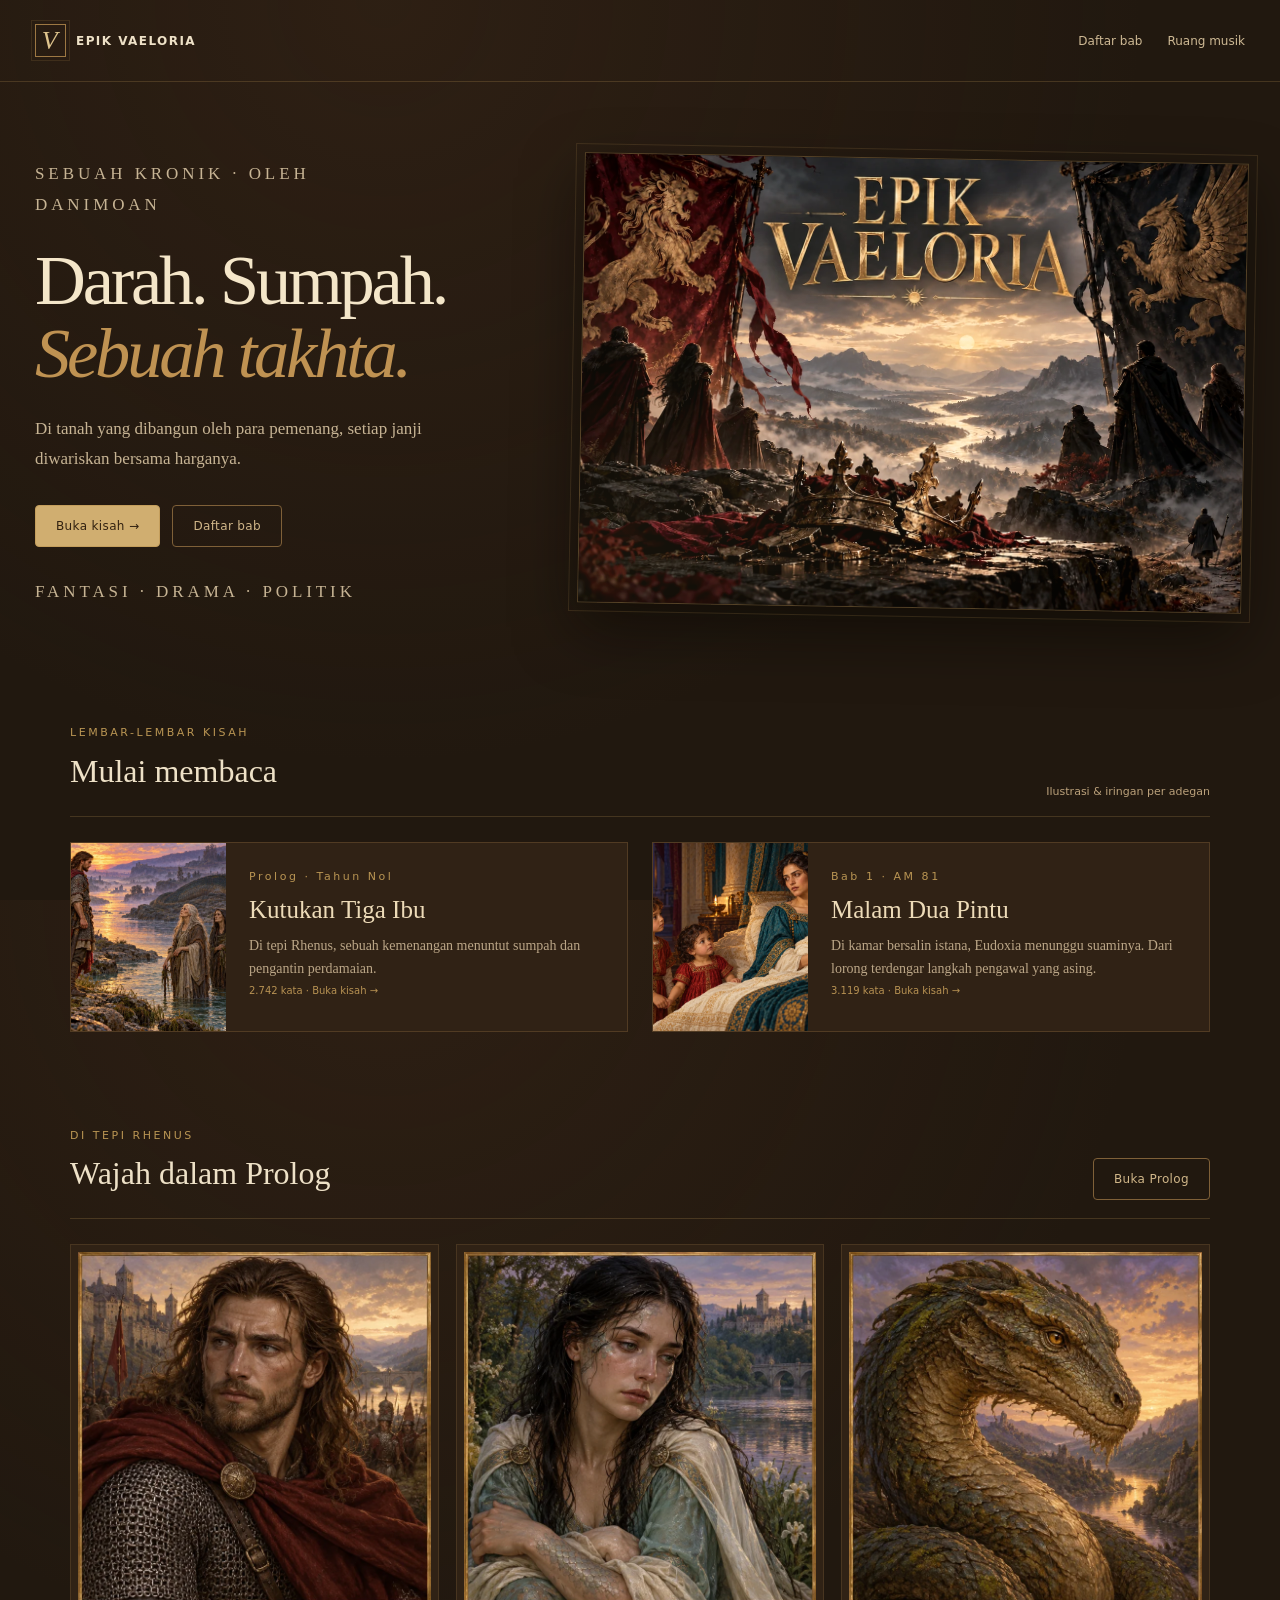
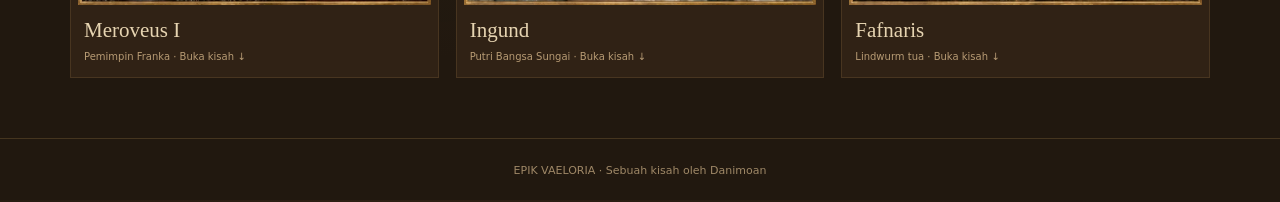
<file: index.html>
<!doctype html><html lang="id"><head><meta charset="utf-8"><meta name="viewport" content="width=device-width,initial-scale=1"><meta name="theme-color" content="#2c1b13"><meta name="description" content="Epik Vaeloria — kisah sumpah, darah, dan takhta. Baca dalam buku dongeng berilustrasi dengan iringan musik."><title>Epik Vaeloria — Kronik Darah dan Takhta</title><link rel="stylesheet" href="assets/css/style.css"></head><body class="home">
<header class="home-header"><a href="index.html" class="wordmark"><span class="sigil">V</span><span class="brand-name">EPIK VAELORIA</span></a><nav class="home-nav"><a href="#bab">Daftar bab</a><a href="baca.html?bab=prolog#musik">Ruang musik</a></nav></header>
<main><section class="home-hero"><div class="home-copy"><p class="eyebrow">SEBUAH KRONIK · OLEH DANIMOAN</p><h1>Darah. Sumpah.<br><em>Sebuah takhta.</em></h1><p>Di tanah yang dibangun oleh para pemenang, setiap janji diwariskan bersama harganya.</p><div class="home-cta"><a class="button" id="continue" href="baca.html?bab=prolog">Buka kisah →</a><a class="button secondary" href="#bab">Daftar bab</a></div><p class="eyebrow">FANTASI · DRAMA · POLITIK</p></div><div class="home-visual"><figure class="art" data-effect="senja" style="--focus:50% 50%"><img src="assets/img/konsep-beranda.webp" alt="Sampul Epik Vaeloria" fetchpriority="high"><figcaption>Satu kekaisaran. Darah yang mengikat, sumpah yang memisahkan.</figcaption></figure></div></section>
<section class="home-section" id="bab"><div class="section-title"><div><p class="eyebrow">LEMBAR-LEMBAR KISAH</p><h2>Mulai membaca</h2></div><span>Ilustrasi & iringan per adegan</span></div><div class="chapter-grid" id="chapterGrid"></div></section>
<section class="home-section"><div class="section-title"><div><p class="eyebrow">DI TEPI RHENUS</p><h2>Wajah dalam Prolog</h2></div><a class="button secondary" href="baca.html?bab=prolog">Buka Prolog</a></div><div class="cast-grid" id="homeCast"></div></section></main>
<footer class="home-foot">EPIK VAELORIA · Sebuah kisah oleh Danimoan</footer><script src="assets/js/common.js"></script><script src="assets/js/home.js"></script></body></html>
</file>
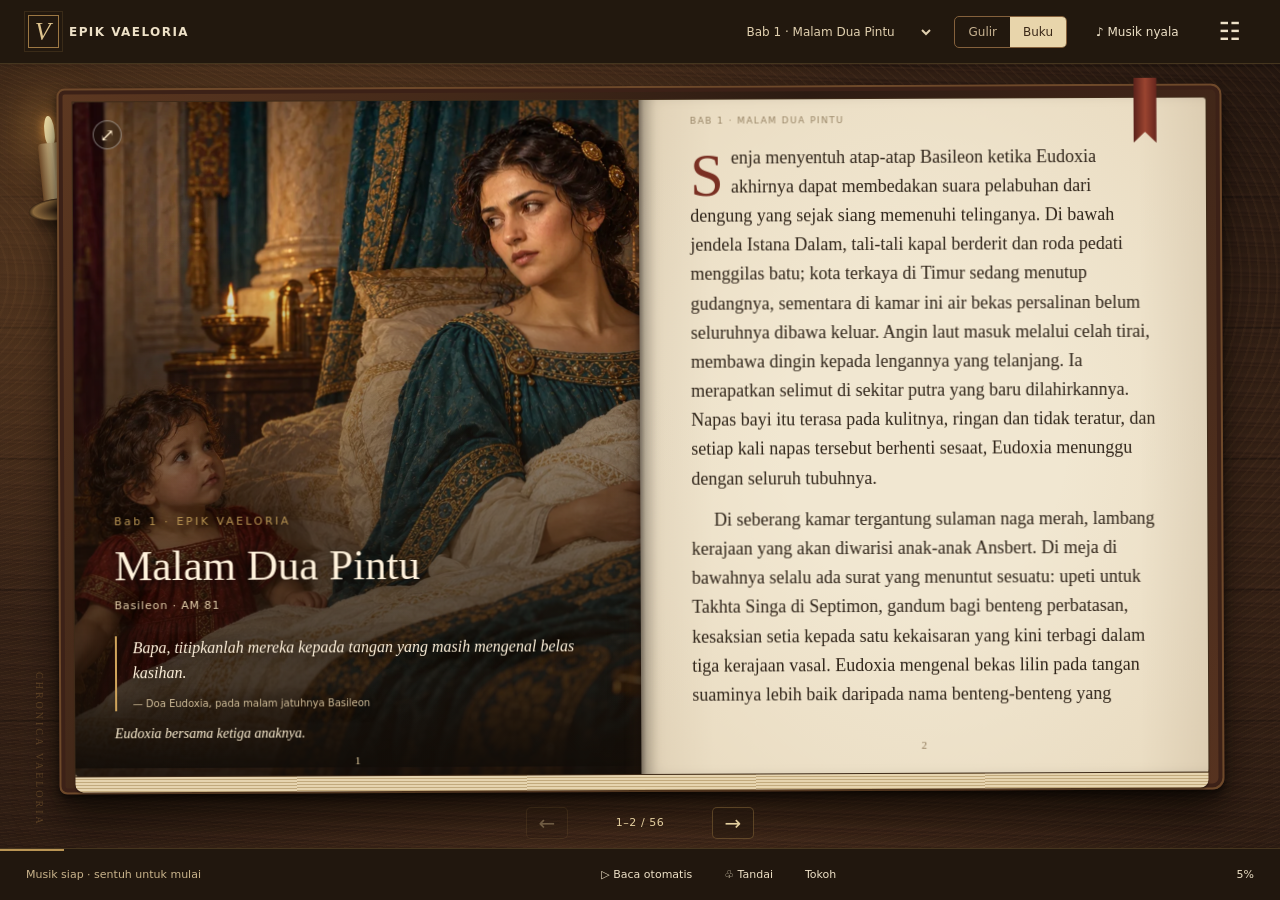
<file: bab-01.html>
<!doctype html><html lang="id"><head><meta charset="utf-8"><meta name="viewport" content="width=device-width,initial-scale=1"><title>Bab 1 — Epik Vaeloria</title><meta http-equiv="refresh" content="0;url=baca.html?bab=bab-1"><script>location.replace('baca.html?bab=bab-1');</script></head><body><a href="baca.html?bab=bab-1">Baca Bab 1 — Malam Dua Pintu</a></body></html>
</file>
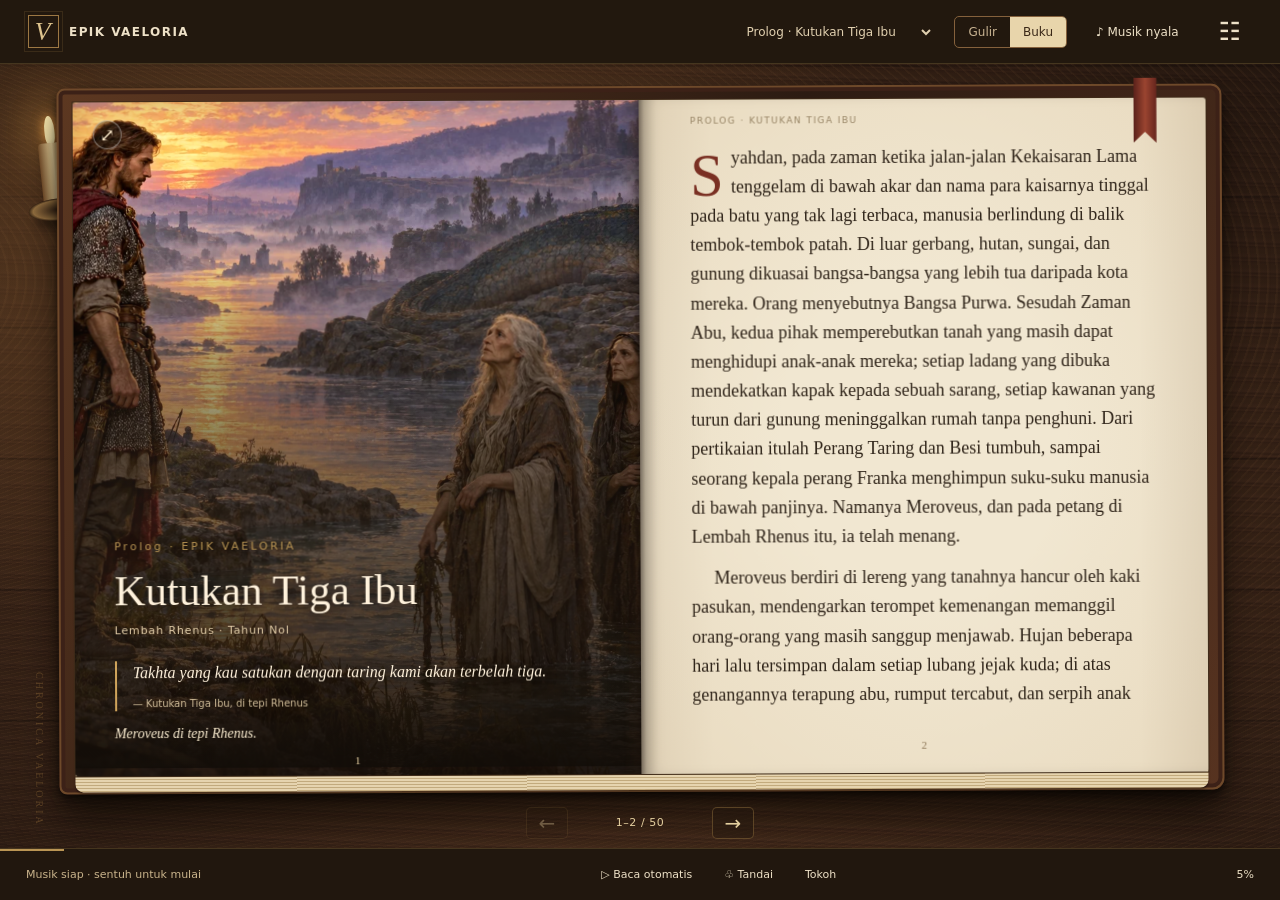
<file: baca.html>
<!doctype html>
<html lang="id"><head><meta charset="UTF-8"><meta name="viewport" content="width=device-width,initial-scale=1"><meta name="theme-color" content="#2c1b13"><title>Ruang Baca — Epik Vaeloria</title><link rel="stylesheet" href="assets/css/storybook.css"><link rel="stylesheet" href="assets/css/style.css"></head>
<body class="reader" data-mode="buku">
<a class="skip" href="#reading">Langsung ke cerita</a>
<header class="readerbar">
<a class="wordmark" href="index.html" aria-label="Beranda Epik Vaeloria"><span class="sigil">V</span><span class="brand-name">EPIK VAELORIA</span></a>
<label class="chapter-switch"><span class="sr-only">Pilih bab</span><select id="chapterSelect" aria-label="Pilih bab"><option>Memuat bab…</option></select></label>
<div class="mode-switch" aria-label="Mode membaca"><button id="modeScroll" aria-pressed="false">Gulir</button><button id="modeBook" aria-pressed="true">Buku</button></div>
<button class="icon-button" id="musicToggle" aria-pressed="true" title="Musik nyala/mati">♪ <span>Musik nyala</span></button>
<button class="icon-button settings-trigger" id="settingsButton" aria-label="Pengaturan bacaan" title="Pengaturan">☷</button>
</header>
<main id="reading" tabindex="-1">
<div id="loadState" role="status">Membuka kisah…</div>
<article id="scrollReader" class="scroll-reader" hidden></article>
<section id="bookReader" class="desk" aria-label="Buku dongeng di atas meja kayu" hidden>
<div class="candle" aria-hidden="true"><i class="flame"></i><i class="wax"></i><i class="saucer"></i></div>
<div class="desk-inscription" aria-hidden="true">CHRONICA VAELORIA</div>
<div class="book" id="book"><div class="ribbon" aria-hidden="true"></div><div class="spread" id="spread"><div class="page left" id="L"></div><div class="page right" id="R"></div></div></div>
<div class="book-nav"><button id="prev" aria-label="Halaman sebelumnya">←</button><span id="pagePosition" aria-live="polite"></span><button id="next" aria-label="Halaman berikutnya">→</button></div>
</section>
</main>
<footer class="reading-footer"><span id="musicState" class="music-state" role="status">Musik siap mengikuti bacaan</span><div class="reading-actions"><button id="autoRead" aria-pressed="false">▷ Baca otomatis</button><button id="bookmark" aria-label="Simpan penanda bacaan" title="Simpan penanda bacaan">♧ <span>Tandai</span></button><button id="castButton">Tokoh</button></div><span id="progressText">0%</span><div class="reading-progress"><i id="progressBar"></i></div></footer>
<dialog id="settingsDialog" class="settings-dialog"><button class="close" data-close aria-label="Tutup pengaturan">×</button><p class="eyebrow">KENYAMANAN MEMBACA</p><h2>Atur ruang bacamu</h2><label>Ukuran tulisan <output id="fontValue">18 px</output><input id="fontSize" type="range" min="16" max="24" value="18"></label><label>Volume musik <output id="volumeValue">30%</output><input id="volume" type="range" min="0" max="65" value="30"></label><label>Kecepatan baca otomatis <output id="speedValue">180 kata/menit</output><input id="speed" type="range" min="80" max="360" step="10" value="180"></label><label class="check"><input id="motionToggle" type="checkbox" checked> Gerak ilustrasi dan balik halaman</label><div class="settings-links"><button id="restoreBookmark">Kembali ke penanda</button><button id="restartChapter">Awal bab</button><button id="musicRoom">Ruang musik</button></div></dialog>
<dialog id="castDialog" class="cast-dialog"><button class="close" data-close aria-label="Tutup tokoh">×</button><p class="eyebrow">TOKOH DALAM BAB INI</p><h2 id="castTitle">Wajah-wajah Vaeloria</h2><div id="castGrid" class="cast-grid"></div></dialog>
<dialog id="musicDialog" class="music-dialog"><button class="close" data-close aria-label="Tutup ruang musik">×</button><p class="eyebrow">IRINGAN VAELORIA</p><h2>Ruang musik</h2><p class="dialog-note">Pilih iringan untuk didengarkan. Tutup ruang ini untuk kembali mengikuti kisah.</p><div id="musicGrid" class="music-grid"></div></dialog>
<dialog id="artDialog" class="art-dialog"><button class="close" data-close aria-label="Tutup ilustrasi">×</button><figure><img id="artFull" alt=""><figcaption id="artCaption"></figcaption></figure></dialog>
<noscript><p class="error">Aktifkan JavaScript untuk membuka mode buku. Naskah juga tersedia di <a href="chapters/01-kutukan-tiga-ibu.md">Prolog</a> dan <a href="chapters/02-bab-01-malam-dua-pintu.md">Bab 1</a>.</p></noscript>
<script src="assets/js/common.js"></script><script src="assets/js/vaeloria-score.js"></script><script src="assets/js/reader.js"></script>
</body></html>
</file>
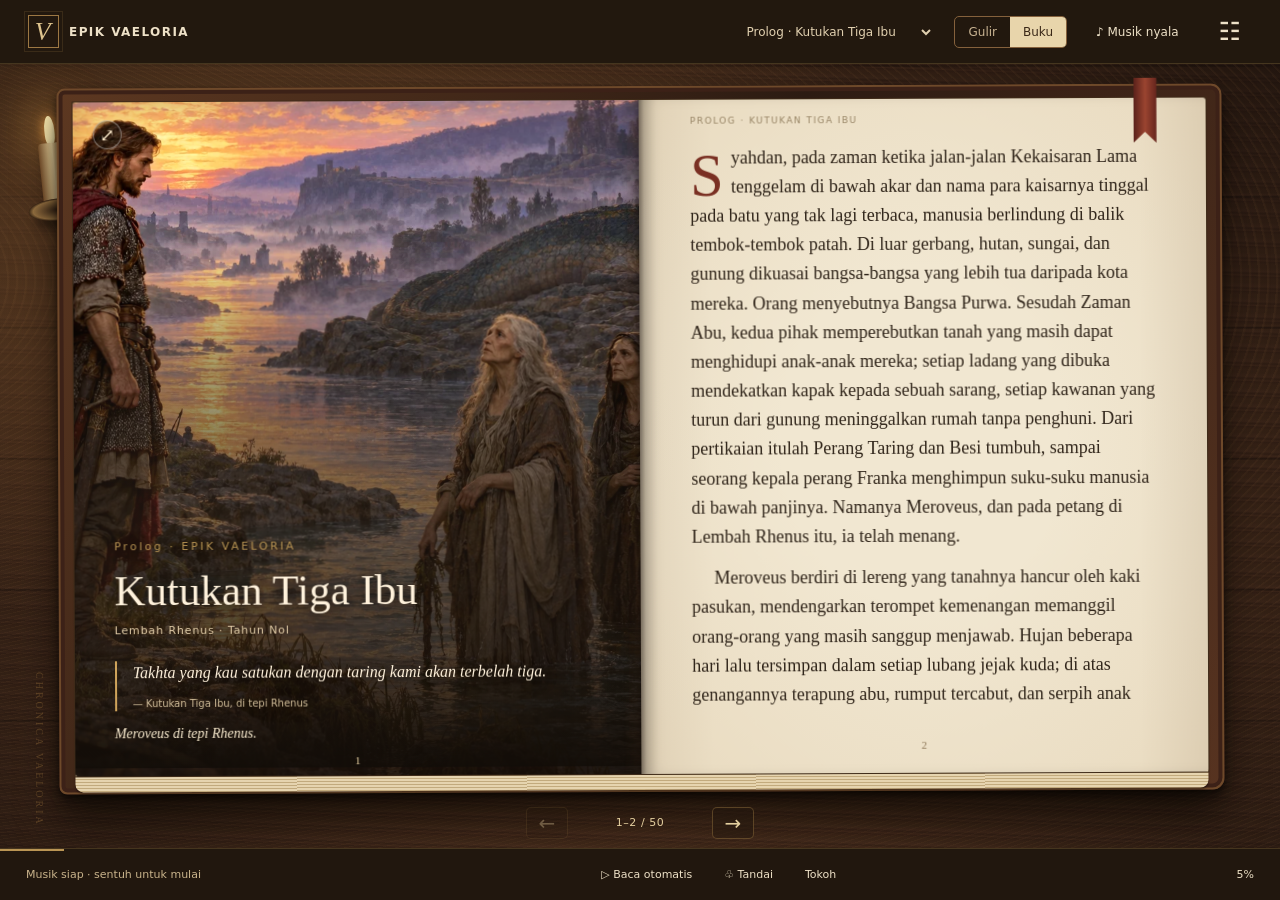
<file: dashboard.html>
<!doctype html><html lang="id"><head><meta charset="utf-8"><meta name="viewport" content="width=device-width,initial-scale=1"><title>Epik Vaeloria</title><meta http-equiv="refresh" content="0;url=baca.html?bab=prolog"><script>location.replace(location.hash==='#music'?'baca.html?bab=prolog#musik':'baca.html?bab=prolog');</script></head><body><a href="baca.html?bab=prolog">Buka Prolog — Kutukan Tiga Ibu</a></body></html>
</file>
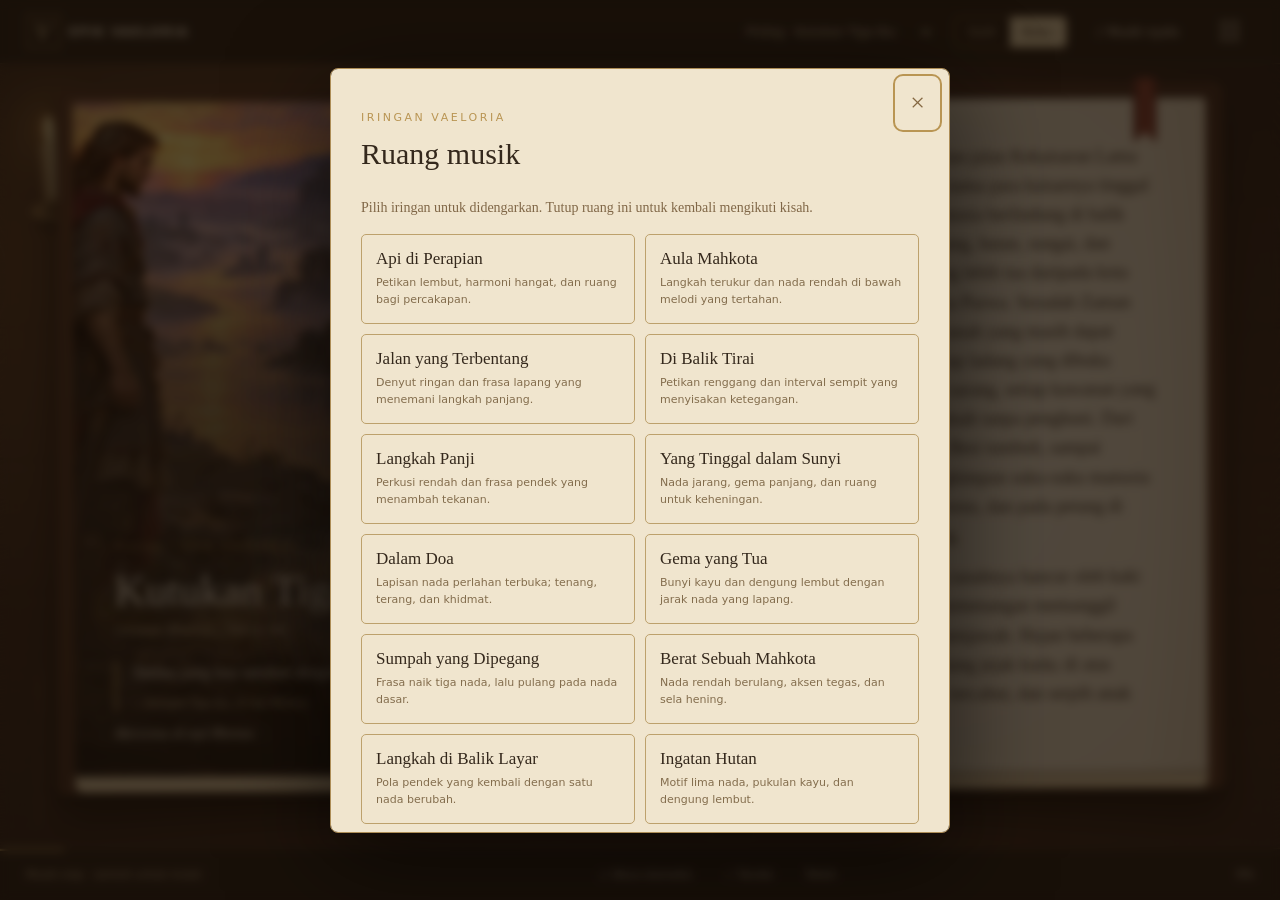
<file: musik.html>
<!doctype html><html lang="id"><head><meta charset="utf-8"><meta name="viewport" content="width=device-width,initial-scale=1"><title>Ruang Musik — Epik Vaeloria</title><meta http-equiv="refresh" content="0;url=baca.html?bab=prolog#musik"><script>location.replace('baca.html?bab=prolog#musik');</script></head><body><a href="baca.html?bab=prolog#musik">Buka Ruang Musik</a></body></html>
</file>
<file: assets/css/style.css>
/* Palet dan ruang baca Vaeloria. Struktur daun buku diwarisi storybook.css. */
:root{--bg:#20160f;--leather:#4c2a19;--paper:#f1e7d1;--ink:#30251a;--gold:#b99553;--muted:#78634b;--red:#772e23;--fs:18px;--line:#b794563d;--bar:64px;--foot:52px;color-scheme:dark}
*{box-sizing:border-box}html{height:100%;scroll-behavior:auto}body{margin:0;font-family:Georgia,'Times New Roman',serif;color:#eee1c7;display:block;background:#20160f;overflow:auto;min-height:100%;height:auto}button,a,input,select{touch-action:manipulation}button,input,select{font:inherit}button,a{ -webkit-tap-highlight-color:transparent}button{cursor:pointer}button:disabled{cursor:default;opacity:.35}a{color:inherit}button{color:inherit;background:none;border:1px solid var(--line);border-radius:5px;padding:9px 12px}button:hover{border-color:var(--gold);background:#b9955314}button:focus-visible,a:focus-visible,input:focus-visible,select:focus-visible{outline:2px solid var(--gold);outline-offset:3px}[hidden]{display:none!important}.sr-only{position:absolute;width:1px;height:1px;overflow:hidden;clip-path:inset(50%)}.skip{position:fixed;top:-100px;left:10px;background:var(--paper);color:var(--ink);padding:12px;z-index:99}.skip:focus{top:8px}.eyebrow{font:11px/1.5 system-ui,sans-serif;letter-spacing:.23em;color:var(--gold)}.wordmark{text-decoration:none;display:flex;gap:10px;align-items:center;font:600 12px/1 system-ui;letter-spacing:.12em;white-space:nowrap}.sigil{font:italic 26px Georgia;border:1px solid #9d7843;outline:1px solid #9d784333;outline-offset:3px;width:31px;height:33px;display:grid;place-items:center;color:#dec48d}.readerbar{height:var(--bar);position:fixed;top:0;left:0;right:0;z-index:20;display:flex;align-items:center;gap:20px;padding:0 28px;background:#23190feF;backdrop-filter:blur(14px);border-bottom:1px solid var(--line);font:12px system-ui}.chapter-switch{margin-left:auto;min-width:0}.chapter-switch select{max-width:290px;background:transparent;color:#e1d0af;border:0;padding:10px 22px 10px 8px;cursor:pointer;font-size:12px}.chapter-switch option{background:#2c2116}.mode-switch{display:flex;border:1px solid #85613c;border-radius:5px;overflow:hidden;flex-shrink:0}.mode-switch button{border:0;border-radius:0;padding:8px 13px;color:#c8b391}.mode-switch button[aria-pressed=true]{background:#e8d5ab;color:#3a2817}.icon-button{white-space:nowrap;border-color:transparent;padding:8px}.settings-trigger{font-size:25px;line-height:1;padding:6px 10px}.reader #reading{padding-top:var(--bar);min-height:100dvh}.reader[data-mode=buku]{overflow:hidden}.reader[data-mode=buku] #reading{height:100dvh;padding-bottom:var(--foot)}#loadState{position:absolute;inset:40% 10% auto;text-align:center;color:#d2bd97}.error{margin:10vh auto;padding:30px;max-width:660px;font-size:20px;line-height:1.6}.reading-footer{position:fixed;bottom:0;left:0;right:0;height:var(--foot);z-index:20;background:#22180fed;backdrop-filter:blur(12px);border-top:1px solid var(--line);display:flex;align-items:center;justify-content:space-between;gap:12px;padding:0 26px;font:11px system-ui}.reading-actions{display:flex;gap:8px;align-items:center}.reading-footer button{padding:7px 11px;border-color:transparent;font-size:11px}.reading-footer button[aria-pressed=true]{background:#7b3526;color:#fff2d2;border-color:#b78449}.music-state{max-width:35%;color:#cab48c;overflow:hidden;text-overflow:ellipsis;white-space:nowrap}.reading-progress{position:absolute;top:0;left:0;width:100%;height:2px}.reading-progress i{display:block;background:#ba9554;height:2px;width:0;transition:width .3s}
/* Meja: urat, sambungan papan, dan cahaya berada di bawah kitab. */
.desk{height:100%;position:relative;isolation:isolate;display:flex;flex-direction:column;align-items:center;justify-content:center;gap:15px;padding:30px 5% 18px;overflow:hidden;background:radial-gradient(ellipse at 15% 20%,#cb874447,transparent 46%),radial-gradient(ellipse at 50% 60%,transparent 20%,#0e0908b0 100%),repeating-linear-gradient(0deg,transparent 0 126px,#120b0888 127px,#7a4d3233 129px,transparent 131px),repeating-linear-gradient(2deg,#4e301e 0px,#583723 1px,#472c1c 3px,#593824 5px,#50331f 9px,#51331f 12px,#482c1c 15px)}.desk:before{content:"";position:absolute;inset:0;z-index:-1;background:repeating-radial-gradient(ellipse at -20% 35%,#a7754222 0 1px,transparent 2px 6px);transform:scale(1.5);opacity:.5;pointer-events:none}.desk-inscription{position:absolute;bottom:21px;left:34px;writing-mode:vertical-rl;font:10px Georgia;letter-spacing:.3em;color:#c9974e55}.book{width:min(1180px,91vw);height:min(730px,calc(100dvh - 194px));aspect-ratio:auto;max-height:none;flex:none;padding:13px 15px 17px;border-radius:8px 11px 12px 8px;background:linear-gradient(120deg,#5d3821,#2c1b12 48%,#573320);box-shadow:0 28px 40px #080502a8,0 5px 8px #0009,inset 0 0 0 2px #9b6e3b88,inset 0 0 0 6px #3c2117;transform:rotate(-.25deg);perspective:2600px}.book:before{content:"";position:absolute;inset:18px 16px 8px;background:repeating-linear-gradient(0deg,#c2aa7d 0 1px,#e6d4af 1px 3px);border-radius:0 0 8px 8px;transform:translateY(6px);box-shadow:0 2px 2px #0005;pointer-events:none}.spread{isolation:isolate;border:1px solid #3e2a18;height:100%;grid-template-columns:1fr 1fr}.spread:after{content:"";position:absolute;width:34px;top:0;bottom:0;left:50%;transform:translateX(-50%);background:linear-gradient(90deg,transparent,#39251627 35%,#1d120c5c 50%,#24170d17 65%,transparent);z-index:6;pointer-events:none}.page{min-width:0;min-height:0;backface-visibility:hidden;background-color:var(--paper);background-image:radial-gradient(ellipse at center,transparent 35%,#ad814320 100%),linear-gradient(90deg,#51351b12,transparent 13%,transparent 88%,#51351b16);box-shadow:none}.page.left{border-radius:3px 0 0 3px;box-shadow:inset -15px 0 20px -13px #0006}.page.right{border-radius:0 3px 3px 0;box-shadow:inset 15px 0 20px -13px #0006}.text{inset:6.5% 8.5% 8% 9%;font-size:var(--fs);line-height:1.62;text-align:left;hyphens:none;overflow-wrap:break-word;color:var(--ink)}.text p{margin:0 0 .68em;text-indent:1.25em;orphans:2;widows:2}.text p.continued{ text-indent:0 }.text p.first{text-indent:0}.text p.first:first-letter{font-size:3.35em;line-height:.85;padding:6px 7px 0 0;color:#7a3023}.text p.dialogue{text-indent:0}.text p.dialogue.first:first-letter{float:none;font-size:inherit;line-height:inherit;padding:0;color:inherit}.text .orn{text-align:center;margin:0 0 16px;letter-spacing:.45em;color:#9b783e;text-indent:0}.folio{bottom:3.2%;font-size:11px;letter-spacing:.12em;color:#8d7757}.page-running{position:absolute;top:2.3%;left:9%;right:8%;font:9px/1.2 system-ui;letter-spacing:.16em;text-transform:uppercase;color:#968364;overflow:hidden;white-space:nowrap;text-overflow:ellipsis}.ribbon{position:absolute;top:-6px;right:65px;width:23px;height:65px;background:linear-gradient(90deg,#5a211a,#9a4430,#65251d);clip-path:polygon(0 0,100% 0,100% 100%,50% 83%,0 100%);z-index:8;filter:drop-shadow(2px 2px 2px #0006);pointer-events:none}.book-nav{height:32px;display:flex;align-items:center;justify-content:center;gap:22px;color:#e4cf9f;font:11px system-ui;z-index:9}.book-nav button{width:42px;padding:4px 8px;background:#23170f70;border-color:#c1975355;font-size:20px;line-height:1.1}.book-nav span{min-width:100px;text-align:center;letter-spacing:.05em}.leaf{transition:transform .85s cubic-bezier(.45,.05,.25,1);z-index:10;pointer-events:none;will-change:transform}.leaf .face{overflow:hidden}.leaf .face.b{transform:rotateY(180deg)}.leaf .face:after{background:linear-gradient(90deg,#0000,#0002)}
/* Art plein feuillet, éclairage, brume et parallaxe discrète. */
.art{position:absolute;inset:0;margin:0;overflow:hidden;background:#282018;cursor:zoom-in}.art img{width:100%;height:100%;object-fit:cover;object-position:var(--focus,50% 50%);filter:sepia(.08) contrast(1.02);transform:scale(1.035) translate(var(--mx,0px),var(--my,0px));transition:transform 1s ease-out;animation:art-breathe 24s ease-in-out infinite alternate}.art:before{content:"";position:absolute;inset:-15%;pointer-events:none;z-index:1;opacity:.22;background:radial-gradient(ellipse at 25% 80%,#e2d6bc,transparent 42%),radial-gradient(ellipse at 75% 70%,#c8d7cc70,transparent 44%);mix-blend-mode:screen;animation:mist 23s ease-in-out infinite alternate}.art[data-effect=lilin]:before{background:radial-gradient(ellipse at 85% 90%,#ffb85d80,transparent 70%);opacity:.15;animation:candlelight 5s ease-in-out infinite alternate}.art[data-effect=senja]:before{background:radial-gradient(ellipse at 10% 80%,#e7bc6d77,transparent 60%);animation:candlelight 8s ease-in-out infinite alternate}.art:after{content:"";position:absolute;inset:0;box-shadow:inset 0 0 35px #130c0633;pointer-events:none;z-index:1}.art figcaption{z-index:2;padding:35px 7% 26px;bottom:0;font-size:14px;color:#fff1d4;background:linear-gradient(transparent,#120d08d9)}.art .zoom-hint{position:absolute;top:18px;left:20px;z-index:3;border:1px solid #fff6;background:#20170d66;border-radius:100%;width:29px;height:29px;display:grid;place-items:center;font:18px Georgia;color:#ffedce}.art.title-art figcaption{bottom:8px}.art-heading{position:absolute;z-index:3;left:7%;right:7%;bottom:65px;color:#fff2dc;text-shadow:0 2px 15px #000;pointer-events:none}.title-art:after{background:linear-gradient(transparent 20%,#160e0866 40%,#160e08e6 100%)}.art-heading h1{font:normal clamp(25px,3.4vw,43px)/1.12 Georgia;margin:12px 0 9px;max-width:10em}.art-heading .chapter-place{font:11px system-ui;color:#e4cfaa;letter-spacing:.08em}.art-heading blockquote{border-left:2px solid #d0a45b;margin:24px 0 0;padding:0 0 0 16px;font:italic 16px/1.55 Georgia;max-width:29em}.art-heading cite{font:10px/1.5 system-ui;display:block;margin-top:10px;color:#d0bd99;font-style:normal}.candle{position:absolute;top:6%;left:2.5%;width:38px;height:110px;transform:rotate(-6deg);z-index:0}.wax{position:absolute;bottom:14px;width:23px;height:64px;left:8px;background:linear-gradient(90deg,#7a522c,#d7b983 40%,#f0d7a1 60%,#b18a50);border-radius:4px 4px 3px 3px;box-shadow:5px 5px 9px #0008}.flame{position:absolute;top:5px;left:16px;width:10px;height:29px;border-radius:50% 50% 35% 35%;background:#ffedb1;box-shadow:0 0 12px #ffa94b,0 0 45px 13px #ffb35277;transform-origin:center bottom;animation:flame 3s ease-in-out infinite alternate}.saucer{position:absolute;bottom:0;left:-8px;width:60px;height:22px;background:radial-gradient(ellipse,#322014,#987342 60%,#2d1c0f 72%);border-radius:50%;box-shadow:6px 10px 10px #0006}
@keyframes flame{0%,100%{transform:rotate(-3deg) scaleY(.93)}40%{transform:rotate(5deg) scaleY(1.07)}70%{transform:rotate(-1deg)}}@keyframes art-breathe{from{transform:scale(1.035) translate(var(--mx,0px),var(--my,0px))}to{transform:scale(1.075) translate(var(--mx,0px),var(--my,0px))}}@keyframes mist{from{transform:translateX(-7%)}to{transform:translateX(7%) translateY(-3%)}}@keyframes candlelight{from{opacity:.08}to{opacity:.24}}
.scroll-reader{max-width:820px;margin:25px auto 95px;background:var(--paper);color:var(--ink);padding:40px 64px 55px;box-shadow:0 18px 70px #0004;border-radius:3px;font-size:var(--fs);line-height:1.8}.chapter-heading .eyebrow{color:#8b6536}.chapter-heading h1{font:normal clamp(29px,4vw,42px)/1.15 Georgia;margin:8px 0 12px;letter-spacing:-.025em}.chapter-place{font:12px system-ui;color:#846d4b}.chapter-heading blockquote{font-style:italic;font-size:.92em;border-left:2px solid #b99553;padding-left:18px;margin:22px 0 28px;color:#6f5638;line-height:1.6}.chapter-heading cite{display:block;font:10px/1.6 system-ui;margin-top:8px;font-style:normal;color:#8b7150}.scroll-reader p{margin:0 0 1.1em}.scroll-reader p.first:first-letter{font-size:3.3em;float:left;line-height:.9;padding:9px 8px 0 0;color:var(--red)}.scroll-reader p.dialogue.first:first-letter{float:none;font-size:inherit;padding:0;color:inherit;line-height:inherit}.scroll-reader .orn{color:#b99553;text-align:center;letter-spacing:.7em;margin:35px 0}.scroll-reader .art{position:relative;height:auto;aspect-ratio:3/2;margin:26px -24px 30px;border:6px double #a7824666;border-radius:2px}.scroll-reader .art img{height:100%;position:absolute;inset:0}.chapter-end{text-align:center;border-top:1px solid #ad884c66;padding-top:30px;margin-top:40px}.chapter-end a{display:inline-block;background:#74382a;color:#fff1cf;border:1px solid #956347;padding:9px 20px;text-decoration:none;font:13px system-ui}.chapter-end p{font-size:16px;color:#78634b}.mobile-title{margin-bottom:17px}.mobile-title h1{font:normal 25px/1.12 Georgia;margin:6px 0 8px}.mobile-title .chapter-place{font-size:10px}.mobile-title blockquote{font:italic 13px/1.4 Georgia;margin:13px 0 16px;padding-left:12px;border-left:2px solid #aa8347}.mobile-title cite{display:block;font:9px/1.4 system-ui;margin-top:6px;color:#8b7150}.mobile-title .eyebrow{font-size:9px;letter-spacing:.18em;color:#8b6536}
/* Panneaux discrets: aucune barre d’outils au-dessus de chaque scène. */
dialog{padding:30px;background:#f0e5ce;color:#34281c;border:1px solid #ad8d56;border-radius:8px;box-shadow:0 25px 100px #0009;width:min(620px,92vw);max-height:85dvh;overflow:auto}dialog::backdrop{background:#160e08bb;backdrop-filter:blur(5px)}dialog h2{font:normal 30px Georgia;margin:5px 0 25px}.close{position:absolute;right:12px;top:10px;border:0;font-size:26px;color:#846741}.settings-dialog{max-width:430px}.settings-dialog>label{display:block;font:12px system-ui;margin:25px 0;color:#6f5638}.settings-dialog output{float:right;color:#805837}.settings-dialog input[type=range]{display:block;width:100%;margin:15px 0;accent-color:#7f3e29}.settings-dialog .check{display:flex;align-items:center;gap:9px}.settings-dialog input[type=checkbox]{accent-color:#82442f}.settings-links{display:flex;gap:8px;flex-wrap:wrap}.settings-links button{font:11px system-ui;border-color:#b99c6a}.dialog-note{font:14px/1.7 Georgia;color:#806747}.cast-dialog{width:min(820px,94vw)}.cast-grid{display:grid;grid-template-columns:repeat(3,1fr);gap:17px}.cast-card{border:1px solid #a7864f55;background:#e2d2b5;padding:7px}.cast-card summary{list-style:none;cursor:pointer}.cast-card summary::-webkit-details-marker{display:none}.portrait{display:block;aspect-ratio:1/1;background-repeat:no-repeat;background-color:#3a281c}.cast-card strong{display:block;font:normal 21px Georgia;margin:13px 6px 6px}.cast-card small{display:block;font:10px/1.5 system-ui;color:#846b4b;margin:6px}.cast-card p{font:14px/1.65 Georgia;margin:10px 6px}.music-grid{display:grid;grid-template-columns:1fr 1fr;gap:10px}.music-grid button{text-align:left;border-color:#bda16c;min-height:90px;font:17px Georgia;padding:14px}.music-grid button small{display:block;font:11px/1.5 system-ui;margin-top:6px;color:#836d4d}.music-grid button[aria-pressed=true]{background:#783c2d;color:#fff0d1}.music-grid button[aria-pressed=true] small{color:#e0c39a}.art-dialog{width:min(1380px,96vw);padding:0;background:#201810;border:1px solid #b18e4a;color:#f2e4c4;overflow:hidden}.art-dialog figure{margin:0}.art-dialog img{max-height:83dvh;width:100%;object-fit:contain;display:block}.art-dialog figcaption{padding:12px 20px;font:14px Georgia}.art-dialog .close{z-index:2;background:#201810aa;color:#fff0d1}.toast{position:fixed;bottom:70px;left:50%;transform:translateX(-50%);max-width:90vw;z-index:80;background:#eee2c7;color:#412d1b;border:1px solid #ab8442;padding:12px 20px;box-shadow:0 8px 30px #0004;border-radius:5px;font:12px/1.6 system-ui;opacity:0;pointer-events:none}.toast.on{opacity:1}
/* Beranda. */
.home{background:radial-gradient(ellipse at 30% 0,#50332044,transparent 60%),#21180f}.home-header{height:82px;max-width:1280px;padding:0 35px;margin:auto;display:flex;align-items:center;justify-content:space-between;border-bottom:1px solid var(--line)}.home-nav{display:flex;gap:25px;font:12px system-ui}.home-nav a{text-decoration:none;color:#ceb994}.home-hero{max-width:1280px;margin:0 auto;display:grid;grid-template-columns:.85fr 1.15fr;align-items:center;gap:55px;padding:60px 35px 65px}.home-copy h1{font:normal clamp(52px,5.5vw,78px)/1.04 Georgia;margin:24px 0 23px;letter-spacing:-.045em;color:#f4e6c9}.home-copy h1 em{font-weight:normal;color:#bf9252}.home-copy>p{font:17px/1.8 Georgia;max-width:390px;color:#c7b494}.home-cta{display:flex;gap:12px;align-items:center;margin:30px 0}.button{display:inline-block;padding:13px 20px;border:1px solid #c49e5c;text-decoration:none;font:12px system-ui;letter-spacing:.03em;border-radius:4px;background:#d0ae70;color:#322211}.button.secondary{background:transparent;color:#d0b689;border-color:#7f6038}.home-visual{height:450px;position:relative;border:1px solid #a3824b66;box-shadow:0 25px 60px #08050288;transform:rotate(1deg);outline:1px solid #a3824b33;outline-offset:8px}.home-visual .art{cursor:default}.home-visual figcaption{font-size:15px}.home-section{max-width:1210px;margin:auto;padding:25px 35px 60px}.section-title{display:flex;align-items:end;justify-content:space-between;border-bottom:1px solid var(--line);margin-bottom:25px;padding-bottom:18px}.section-title h2{font:normal 32px Georgia;margin:8px 0}.section-title>span{font:11px system-ui;color:#bba17b}.chapter-grid{display:grid;grid-template-columns:1fr 1fr;gap:24px}.chapter-card{border:1px solid #89663b60;display:grid;grid-template-columns:155px 1fr;text-decoration:none;overflow:hidden;background:#302215;min-height:190px;transition:background .2s,transform .2s}.chapter-card:hover{background:#3d2c1c;transform:translateY(-3px)}.chapter-card img{height:100%;width:100%;object-fit:cover}.chapter-card>div{padding:23px}.chapter-card h3{font:normal 25px/1.2 Georgia;margin:10px 0;color:#eddbb8}.chapter-card p{font:14px/1.6 Georgia;color:#bba687;margin:0}.chapter-card small{font:10px system-ui;color:#b79253}.home-foot{text-align:center;border-top:1px solid var(--line);padding:25px;font:11px system-ui;color:#9f8867}.home .cast-card{background:#302215;border-color:#7f60384d;color:#e6d4b1}.home .cast-card small{color:#b79b74}.home .cast-grid{grid-template-columns:repeat(3,1fr)}
@media(max-width:1050px){.readerbar{gap:10px;padding-inline:18px}.brand-name{display:none}.book{width:90vw}.candle{left:1.4%}.home-hero{gap:30px}.home-visual{height:410px}.chapter-card{grid-template-columns:120px 1fr}.home-nav{gap:15px}}
@media(max-width:820px),(orientation:portrait){:root{--bar:60px;--foot:54px}.readerbar{gap:6px;padding:0 12px}.wordmark .sigil{font-size:21px;width:25px;height:28px}.chapter-switch{margin:0;flex:1;max-width:250px}.chapter-switch select{width:100%;font-size:11px;padding:9px 0;max-width:none}.mode-switch button{font-size:11px;padding:8px 10px}.icon-button{padding:7px;font-size:17px}.icon-button span{display:none}.settings-trigger{font-size:23px;padding:6px}.reader .desk{padding:18px 12px 12px;gap:13px}.book{width:calc(100vw - 28px);height:calc(100dvh - 180px);max-height:none;padding:9px 10px 13px;border-radius:5px;transform:none}.spread{grid-template-columns:1fr}.spread:after{display:none}.page.right{display:none}.page.left{box-shadow:inset 12px 0 20px -15px #563d2399;border-radius:2px}.text{inset:6.5% 7% 8% 7%;line-height:1.6}.ribbon{right:30px;width:17px;height:40px}.leaf{width:100%}.leaf.fwd,.leaf.back{left:0;transform-origin:left center}.leaf.back.turn{transform:rotateY(-180deg)}.leaf .face.right{display:block}.book-nav{gap:20px;height:29px}.book-nav button{font-size:19px}.candle{display:none}.desk-inscription{display:none}.reading-footer{padding:0 12px;gap:6px}.reading-actions{gap:0}.reading-footer button{padding:7px 8px;font-size:10px}.music-state{font-size:9px;max-width:29%}#progressText{font-size:9px}.reading-footer #bookmark span{display:none}.art figcaption{font-size:13px;padding:30px 7% 25px}.art-heading h1{font-size:32px}.scroll-reader{margin:15px 12px 80px;padding:27px 24px 38px;font-size:var(--fs);line-height:1.75}.scroll-reader .art{margin:25px -10px;aspect-ratio:1.2}.chapter-heading h1{font-size:29px}.chapter-heading blockquote{margin-top:18px;margin-bottom:24px;font-size:15px}.home-header{height:68px;padding:0 22px}.home-header .brand-name{display:block;font-size:10px}.home-nav{font-size:10px;gap:14px}.home-hero{padding:32px 25px 35px;gap:25px;grid-template-columns:1fr}.home-copy h1{font-size:53px;margin:18px 0}.home-copy>p{font-size:16px}.home-visual{height:290px;transform:none;grid-row:2}.home-section{padding:20px 23px 40px}.chapter-grid{grid-template-columns:1fr}.chapter-card{grid-template-columns:110px 1fr;min-height:165px}.chapter-card>div{padding:18px}.chapter-card h3{font-size:23px}.home .cast-grid,.cast-grid{grid-template-columns:repeat(2,1fr)}.section-title{align-items:start}.section-title>span{max-width:90px;text-align:right;font-size:10px}.section-title h2{font-size:27px}.cast-card strong{font-size:18px}.music-grid{grid-template-columns:1fr}.settings-dialog{padding:27px 23px}}
@media(max-width:375px){.readerbar{gap:4px;padding-inline:8px}.mode-switch button{padding-inline:7px}.chapter-switch select{font-size:10px}.readerbar .wordmark{display:none}.music-state{max-width:27%}.scroll-reader{padding:24px 20px}.reading-footer button{padding-inline:6px}}
@media(max-height:520px) and (orientation:landscape){:root{--bar:44px;--foot:42px}.desk{padding:12px 3% 8px;gap:6px}.book{height:calc(100dvh - 128px);width:90vw;padding:8px}.book-nav{height:22px}.text{inset:9% 7% 11%;font-size:min(var(--fs),17px);line-height:1.45}.page-running{font-size:7px}.folio{font-size:9px}.candle{display:none}.art-heading h1{font-size:25px}.art-heading blockquote{font-size:12px;margin-top:10px}.art-heading{bottom:38px}.art figcaption{font-size:10px;padding-bottom:14px}.art-heading .eyebrow{font-size:8px}}
.no-motion *,.no-motion *:before,.no-motion *:after{animation:none!important;transition:none!important;scroll-behavior:auto!important}.no-motion .art img{transform:none!important}@media(prefers-reduced-motion:reduce){*,*:before,*:after{animation:none!important;transition:none!important;scroll-behavior:auto!important}.art img{transform:none!important}}

#book{touch-action:pan-y}#book img{user-select:none;-webkit-user-drag:none}
</file>
<file: assets/css/storybook.css>
/* Adapté du fichier Contoh_Mode_Buku_Dongeng.html fourni par l’auteur. */

/* Acuan desain: kitab tua yang dibuka. Halaman kiri = ilustrasi besar, halaman kanan = teks novel. */
:root{--bg:#14110d;--leather:#3a2618;--paper:#efe4cc;--ink:#2b2117;--gold:#b8924a;--muted:#7d6a50;
--serif:'EB Garamond',Garamond,Georgia,'Times New Roman',serif;--fs:19px}
*{box-sizing:border-box}html,body{margin:0;height:100%}
body{background:radial-gradient(ellipse at 50% 30%,#2a2016,var(--bg) 70%);color:var(--paper);font-family:var(--serif);display:flex;flex-direction:column;align-items:center;justify-content:center;overflow:hidden}
.top{position:fixed;top:0;left:0;right:0;display:flex;justify-content:space-between;align-items:center;padding:10px 18px;font:12px/1 system-ui,sans-serif;color:#cdbb98;z-index:5}
.top button{background:none;border:1px solid #b8924a66;color:inherit;padding:6px 10px;margin-left:4px;cursor:pointer;font:inherit}
.book{position:relative;width:min(1180px,96vw);aspect-ratio:1.5/1;max-height:84vh;perspective:2600px;
  background:var(--leather);padding:14px;border-radius:6px;box-shadow:0 30px 80px #000c,inset 0 0 0 2px #5a3b22}
.spread{position:relative;display:grid;grid-template-columns:1fr 1fr;height:100%}
.page{position:relative;background:var(--paper);color:var(--ink);overflow:hidden;
  background-image:radial-gradient(ellipse at center,transparent 60%,#c9b48a55),linear-gradient(90deg,#00000014,transparent 8%,transparent 92%,#00000010)}
.page.left{box-shadow:inset -18px 0 28px -18px #0006}.page.right{box-shadow:inset 18px 0 28px -18px #0006}
.text{position:absolute;inset:7% 9% 9% 9%;font-size:var(--fs);line-height:1.62;text-align:justify;hyphens:auto}
.text p{margin:0 0 .7em;text-indent:1.4em}.text p.first{text-indent:0}
.text p.first:first-letter{float:left;font-size:3.4em;line-height:.8;padding:6px 8px 0 0;color:#7a2f1f}
.text .orn{text-align:center;color:var(--gold);letter-spacing:.6em;margin:.4em 0 .8em;text-indent:0}
.folio{position:absolute;bottom:3.5%;left:0;right:0;text-align:center;font-size:13px;color:var(--muted)}
.art{position:absolute;inset:0;margin:0}.art img{width:100%;height:100%;object-fit:cover;display:block;filter:sepia(.12) contrast(1.02)}
.art figcaption{position:absolute;left:0;right:0;bottom:0;padding:28px 9% 18px;font-size:14px;font-style:italic;color:#f4e9d2;background:linear-gradient(transparent,#000a)}
.title-page{position:absolute;inset:0;display:flex;flex-direction:column;align-items:center;justify-content:center;text-align:center;padding:10%}
.title-page .kicker{font:600 11px/1 system-ui,sans-serif;letter-spacing:.3em;color:var(--gold)}
.title-page h1{font-weight:400;font-size:clamp(30px,4vw,48px);margin:14px 0 6px}.title-page .meta{color:var(--muted);font-size:15px}
.title-page .epi{margin-top:30px;font-style:italic;font-size:17px;line-height:1.6;max-width:30ch}.title-page .epi cite{display:block;margin-top:10px;font-style:normal;font-size:13px;color:var(--muted)}
/* Daun yang dibalik */
.leaf{position:absolute;top:0;bottom:0;width:50%;transform-style:preserve-3d;z-index:4;transition:transform .9s cubic-bezier(.45,.05,.25,1)}
.leaf.fwd{left:50%;transform-origin:left center}.leaf.back{left:0;transform-origin:right center}
.leaf .face{position:absolute;inset:0;backface-visibility:hidden}.leaf .face.b{transform:rotateY(180deg)}
.leaf.fwd.turn{transform:rotateY(-180deg)}.leaf.back.turn{transform:rotateY(180deg)}
.leaf .face:after{content:"";position:absolute;inset:0;pointer-events:none;background:linear-gradient(90deg,#0000,#0003)}
.nav{display:flex;gap:16px;align-items:center;margin-top:16px;font:13px system-ui,sans-serif;color:#cdbb98}
.nav button{background:none;border:1px solid #b8924a88;color:#e7d6b2;padding:8px 16px;cursor:pointer}
.note{position:fixed;bottom:8px;font:11px system-ui,sans-serif;color:#8a7a60;text-align:center;padding:0 12px}
/* Ponsel: satu halaman per tampilan */
@media (max-width:820px),(orientation:portrait){
  .book{width:94vw;aspect-ratio:auto;height:78vh;max-height:none;padding:8px}
  .spread{grid-template-columns:1fr}.page.right{display:none}
  .leaf{width:100%}.leaf.fwd{left:0}.leaf.back{left:0;transform-origin:left center}
  .leaf.back.turn{transform:rotateY(-180deg)}
  :root{--fs:17px}
}
@media (prefers-reduced-motion:reduce){.leaf{transition:none}}
</file>
